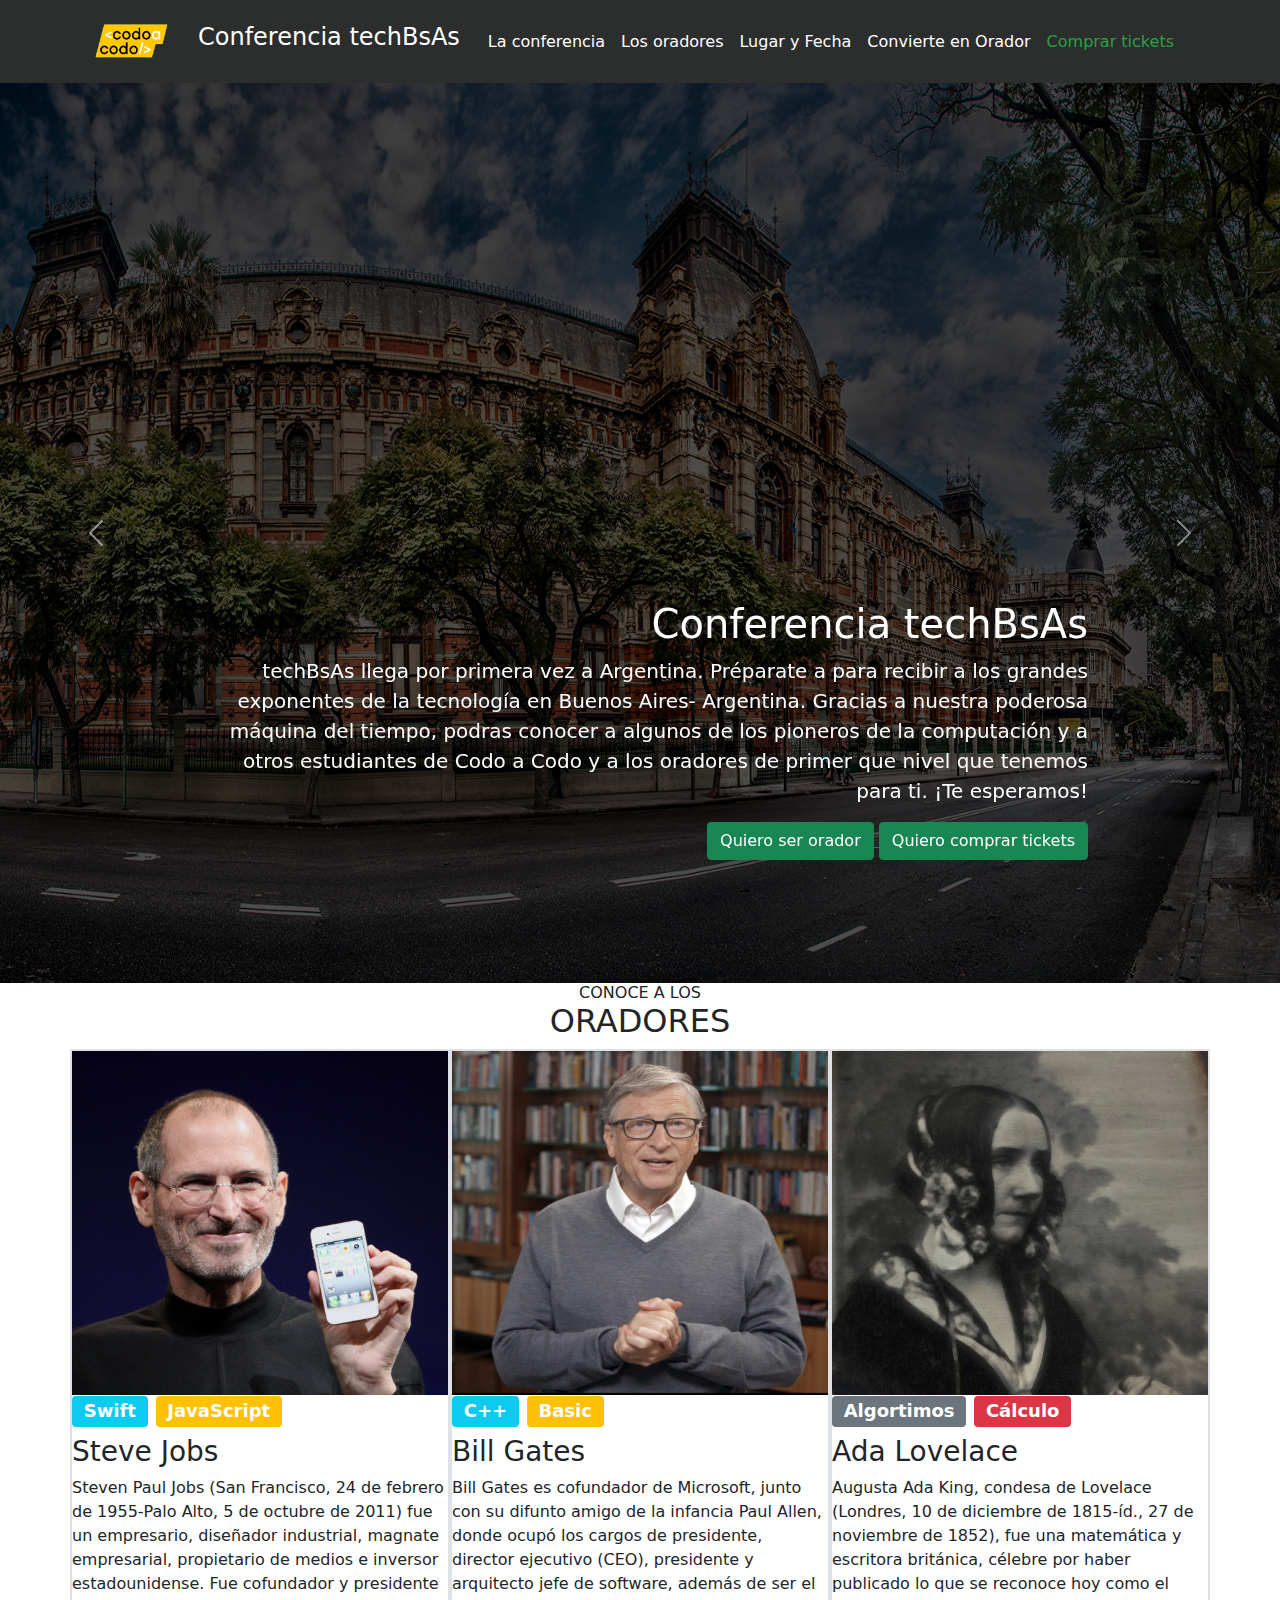
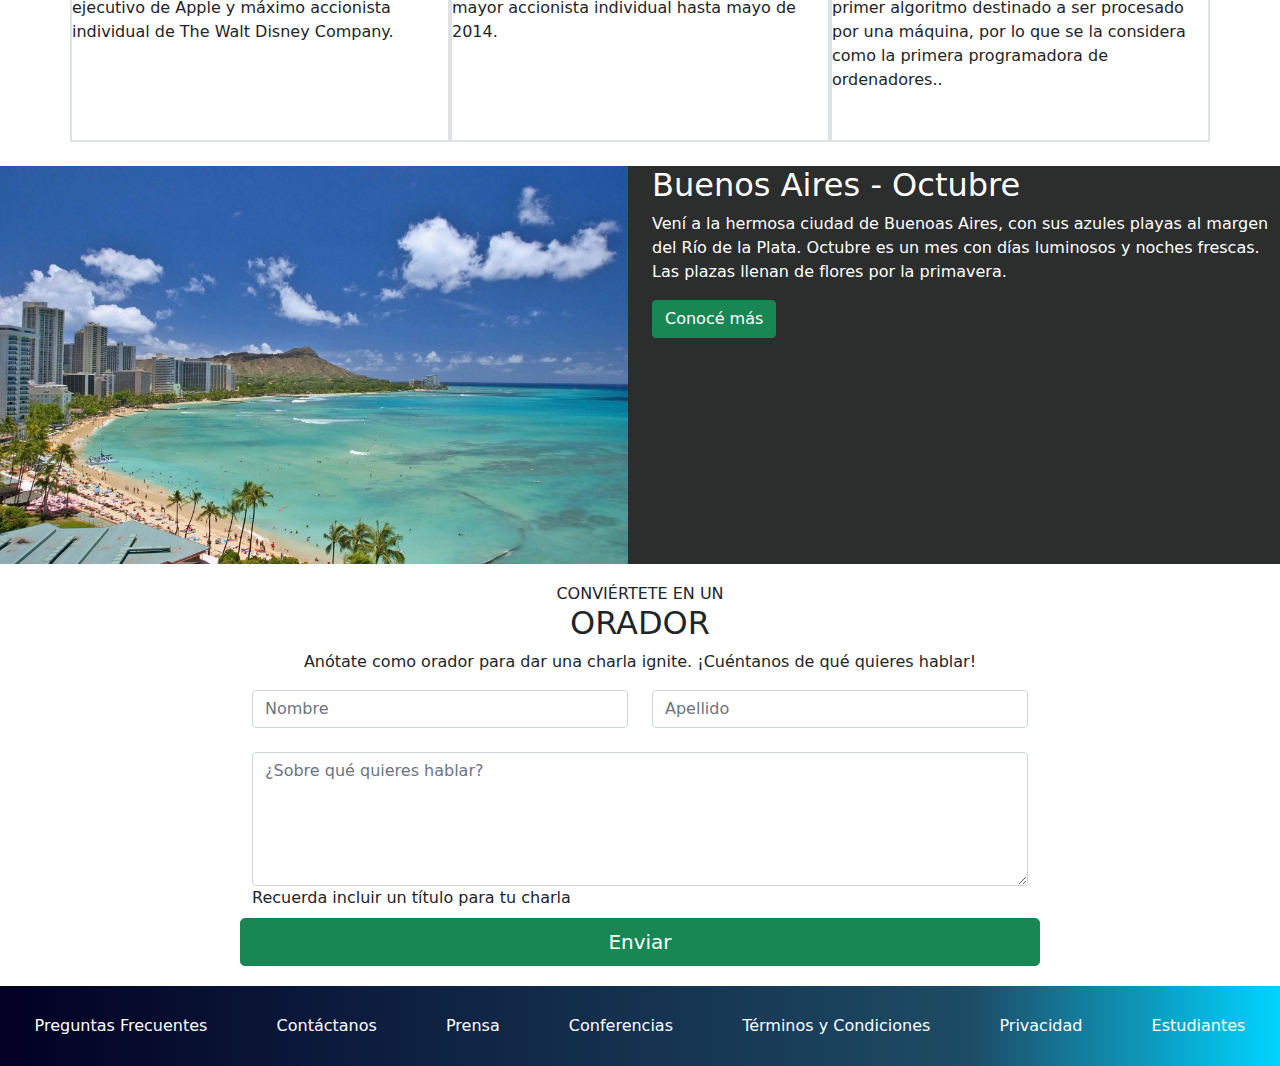
<file: index.html>
<!DOCTYPE html>
<!-- esto es un comentario , para grabar en visual ctrl+S  -->
<html lang="es">
  <!--head: configuraciones para el navegador-->
  <head>
    <meta charset="UTF-8">
    <meta name="viewport" content="width=device-width, initial-scale=1.0">
    <title>Proyecto Integrador Front | Daniel Melendez</title>
    <!--favicon-->
    <link rel="shortcut icon" href="./favicon.ico" type="image/x-icon">
    <link rel="stylesheet" href="./css/bootstrap.min.css">
    <link rel="stylesheet" href="custom/custom.scss">
    <link rel="stylesheet" href="./css/estilos.css">
  </head>
  
  <body>
    <header>
      <nav class="navbar navbar-expand-lg colorGris">
        <div class="container">
          <a class="navbar-brand" href="./index.html">
            <img src="./assets/img/codoacodo.png" alt="logo de codo a codo 4.0" width="100px" loading="lazy">
          </a>
          <div class="colorBlanco">
            <h4> Conferencia techBsAs</h4>
          </div>
          <button class="navbar-toggler" type="button" data-bs-toggle="collapse" data-bs-target="#navbarSupportedContent" aria-controls="navbarSupportedContent" aria-expanded="false" aria-label="Toggle navigation">
            <span class="navbar-toggler-icon "></span>
          </button>
          <div class="collapse navbar-collapse" id="navbarSupportedContent">
            <ul class="navbar-nav me-auto mb-2 mb-lg-0 w-100 justify-content-end nav-link colorBlanco">
              <li class="nav-item">
                <a class="nav-link active " aria-current="page" href="#conferencia">La conferencia</a>
              </li>
              <li class="nav-item">
                <a class="nav-link" href="#oradores">Los oradores</a>
              </li>
              <li class="nav-item">
                <a class="nav-link" href="#lugarFecha">Lugar y Fecha</a>
              </li>
              <li class="nav-item">
                <a class="nav-link" href="#formularioOrador">Convierte en Orador</a>
              </li>
              <li class="nav-item">
                <a class="colorGris nav-link colorVerde" href="./pages/comprarTickets.html">Comprar tickets</a>
              </li>
            </ul>
          </div>
        </div>
      </nav>
    </header>
    <main class="container-fluid p-0">
      <section id="conferencia" >
        <div class="myCarousel">
          <div id="carouselExampleControls" class="carousel slide" data-bs-ride="carousel">
            <div class="carousel-inner">
              <div class="carousel-item active">
                <img src="./assets/img/palacioAguas.jpg" class="d-block w-100 myCarouselImagen" alt="Palacio de las aguas argentinas">
              </div>
              <div class="carousel-item">
                <img src="./assets/img/portada-cupulas-1000x520.jpg" class="d-block w-100 myCarouselImagen" alt="...">
              </div>
              <div class="carousel-item carous">
                <img src="./assets/img/ba3.jpg" class="d-block w-100 myCarouselImagen" alt="...">
              </div>
            </div>
            <button class="carousel-control-prev" type="button" data-bs-target="#carouselExampleControls" data-bs-slide="prev" style="object-fit: cover; height: 100vh;">
              <span class="carousel-control-prev-icon" aria-hidden="true"></span>
              <span class="visually-hidden">Previous</span>
            </button>
            <button class="carousel-control-next" type="button" data-bs-target="#carouselExampleControls" data-bs-slide="next">
              <span class="carousel-control-next-icon" aria-hidden="true"></span>
              <span class="visually-hidden">Next</span>
            </button>
        </div>
       
          <div class="carousel-caption text-end">
            <h1> Conferencia techBsAs </h1>
            <p class="lead"> techBsAs llega por primera vez a Argentina. Préparate a para recibir a los grandes exponentes de la tecnología en Buenos Aires- Argentina. Gracias a nuestra poderosa máquina del tiempo, podras conocer a algunos de los pioneros de la computación y a otros estudiantes de Codo a Codo y a los oradores de primer que nivel que tenemos para ti. ¡Te esperamos! </p>
            <a href="#formularioOrador"> 
              <button type="submit" class="btn btn-success">Quiero ser orador </button> </a></a>
            <a href="./pages/comprarTickets.html"> 
              <button type="submit" class="btn btn-success">Quiero comprar tickets </button> </a>
          </div>
        </div>
      </section>
      <section class="container mb-4 seccion" id="oradores">
        <h2 class="text-center">
          <div class="fs-6">CONOCE A LOS</div> ORADORES
        </h2>
        <div class="row">
          <div class=" border border-2 col-12 col-sm-9 col-md-8 col-lg-4 p-0">
            <img src="./assets/img/Steve_Jobs.jpg" alt="Steve Jobs" class="w-100 h-50 definicion" loading="lazy">
            <div class="d-flex gap-2"> 
              <h4><span class="badge bg-info">Swift</span></h4>
              <h4><span class="badge bg-warning">JavaScript</span></h4>
            </div>
            <h3>Steve Jobs</h3>
            <p>Steven Paul Jobs (San Francisco, 24 de febrero de 1955-Palo Alto, 5 de octubre de 2011) fue un empresario, diseñador industrial, magnate empresarial, propietario de medios e inversor estadounidense. Fue cofundador y presidente ejecutivo de Apple y máximo accionista individual de The Walt Disney Company.</p>
          </div>
          <div class=" border border-2 col-12 col-sm-9 col-md-8 col-lg-4 p-0">
            <img src="./assets/img/bill.jpg" alt="Bill Gates" class="w-100 h-50 definicion" loading="lazy">
            <div class="d-flex gap-2">
              <h4><span class="badge bg-info">C++</span></h4>
              <h4><span class="badge bg-warning">Basic</span></h4>
            </div>
                       <h3>Bill Gates</h3>
            <p>Bill Gates es cofundador de Microsoft, junto con su difunto amigo de la infancia Paul Allen, donde ocupó los cargos de presidente, director ejecutivo (CEO), presidente y arquitecto jefe de software, además de ser el mayor accionista individual hasta mayo de 2014.</p>
          </div>
          <div class=" border border-2 col-12 col-sm-9 col-md-8 col-lg-4 p-0">
            <img src="./assets/img/ada.jpeg" alt="Ada Lovelace" class="w-100 h-50 definicion" loading="lazy">
            <div class="d-flex gap-2">
              <h4><span class="badge bg-secondary">Algortimos</span></h4>
              <h4><span class="badge bg-danger">Cálculo</span></h4>
            </div>
            
            <h3>Ada Lovelace</h3>
            <p>Augusta Ada King, condesa de Lovelace (Londres, 10 de diciembre de 1815-íd., 27 de noviembre de 1852), fue una matemática y escritora británica, célebre por haber publicado lo que se reconoce hoy como el primer algoritmo destinado a ser procesado por una máquina, por lo que se la considera como la primera programadora de ordenadores..</p>
          </div>
        </div>
      </section>
      <section id="lugarFecha">
        <div class="container-fluid colorGris p-0">
          <div class="row">
            <div class="col">
              <img src="./assets/img/honolulu.jpg" alt="Mar del plata" class= "w-100 " loading="lazy">
            </div>
            <div class="col text-start colorBlanco">
              <h2>Buenos Aires - Octubre</h2>
              <p>Vení a la hermosa ciudad de Buenoas Aires, con sus azules playas al margen del Río de la Plata. Octubre es un mes con días luminosos y noches frescas. Las plazas llenan de flores por la primavera. <br>
              </p>
              <a href="./pages/404Page.html">
              <button type="submit" class="btn btn-success">Conocé más</button>
            </a>
              
            </div>
          </div>
        </div>
        <section id="formularioOrador">
         <div class="tickets-container justify-content-center mx-auto">
          <div class="text-center">
            <h2>
              <div class="fs-6" class="fw-bold">CONVIÉRTETE EN UN</div> ORADOR
            </h2>
            <p> Anótate como orador para dar una charla ignite. ¡Cuéntanos de qué quieres hablar!</p>
            <div class="container overflow-hidden">
              <div class="row gy-4">
                <div class="col">
                  <input type="text" class="form-control" placeholder="Nombre" aria-label="First name">
                </div>
                <div class="col">
                  <input type="text" class="form-control" placeholder="Apellido" aria-label="Last name">
                </div>
                <div class="mb-6 text-start">
                  <textarea class="form-control" id="exampleFormControlTextarea1" rows="5" cols="100" placeholder="¿Sobre qué quieres hablar?" required></textarea>
                  <label for="exampleFormControlTextarea1" class="form-label text-s ">Recuerda incluir un título para tu charla</label>
                </div>
              </div>
            </div>
            <div>
              <button class="btn btn-success btn-lg w-100" type="button">Enviar</button>
              </div>
            </div>
         </div>

        </section>
    </main>
    <footer id="footer ">
      <ul class="nav justify-content-center nav-fill  footer">
        <li class="nav-item">
          <a class="nav-link colorBlanco" href="./pages/404Page.html">Preguntas Frecuentes</a>
        </li>
        <li class="nav-item">
          <a class="nav-link colorBlanco" href="./pages/404Page.html">Contáctanos </a>
        </li>
        <li class="nav-item">
          <a class="nav-link colorBlanco" href="./pages/404Page.html">Prensa</a>
        </li>
        <li class="nav-item">
          <a class="nav-link colorBlanco" href="./pages/404Page.html">Conferencias</a>
        </li>
        <li class="nav-item">
          <a class="nav-link colorBlanco" href="./pages/404Page.html">Términos y Condiciones</a>
        </li>
        <li class="nav-item">
          <a class="nav-link colorBlanco" href="./pages/404Page.html">Privacidad</a>
        </li>
        <li class="nav-item">
          <a class="nav-link colorBlanco" href="./pages/404Page.html">Estudiantes</a>
        </li>
      </ul>
    </footer>
    <script src="./js/bootstrap.bundle.min.js"></script>
  </body>
</html>
</file>
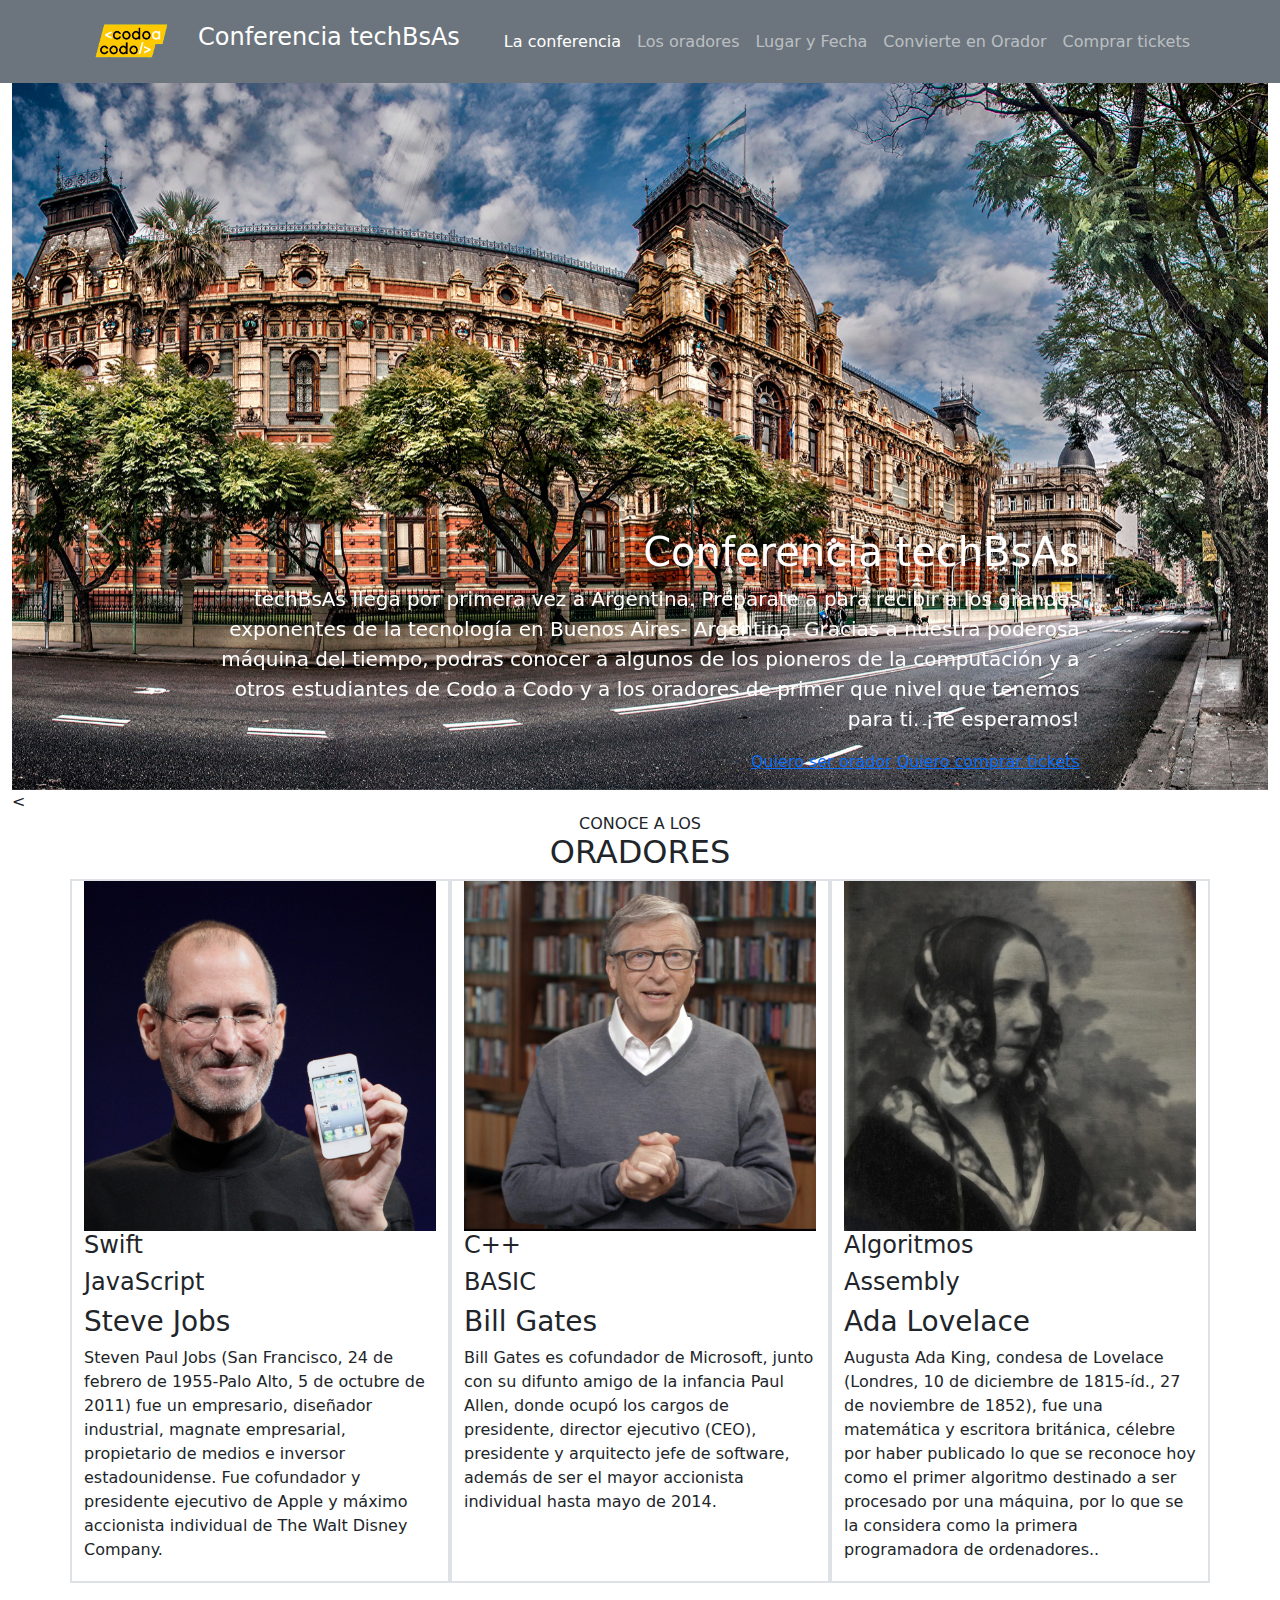
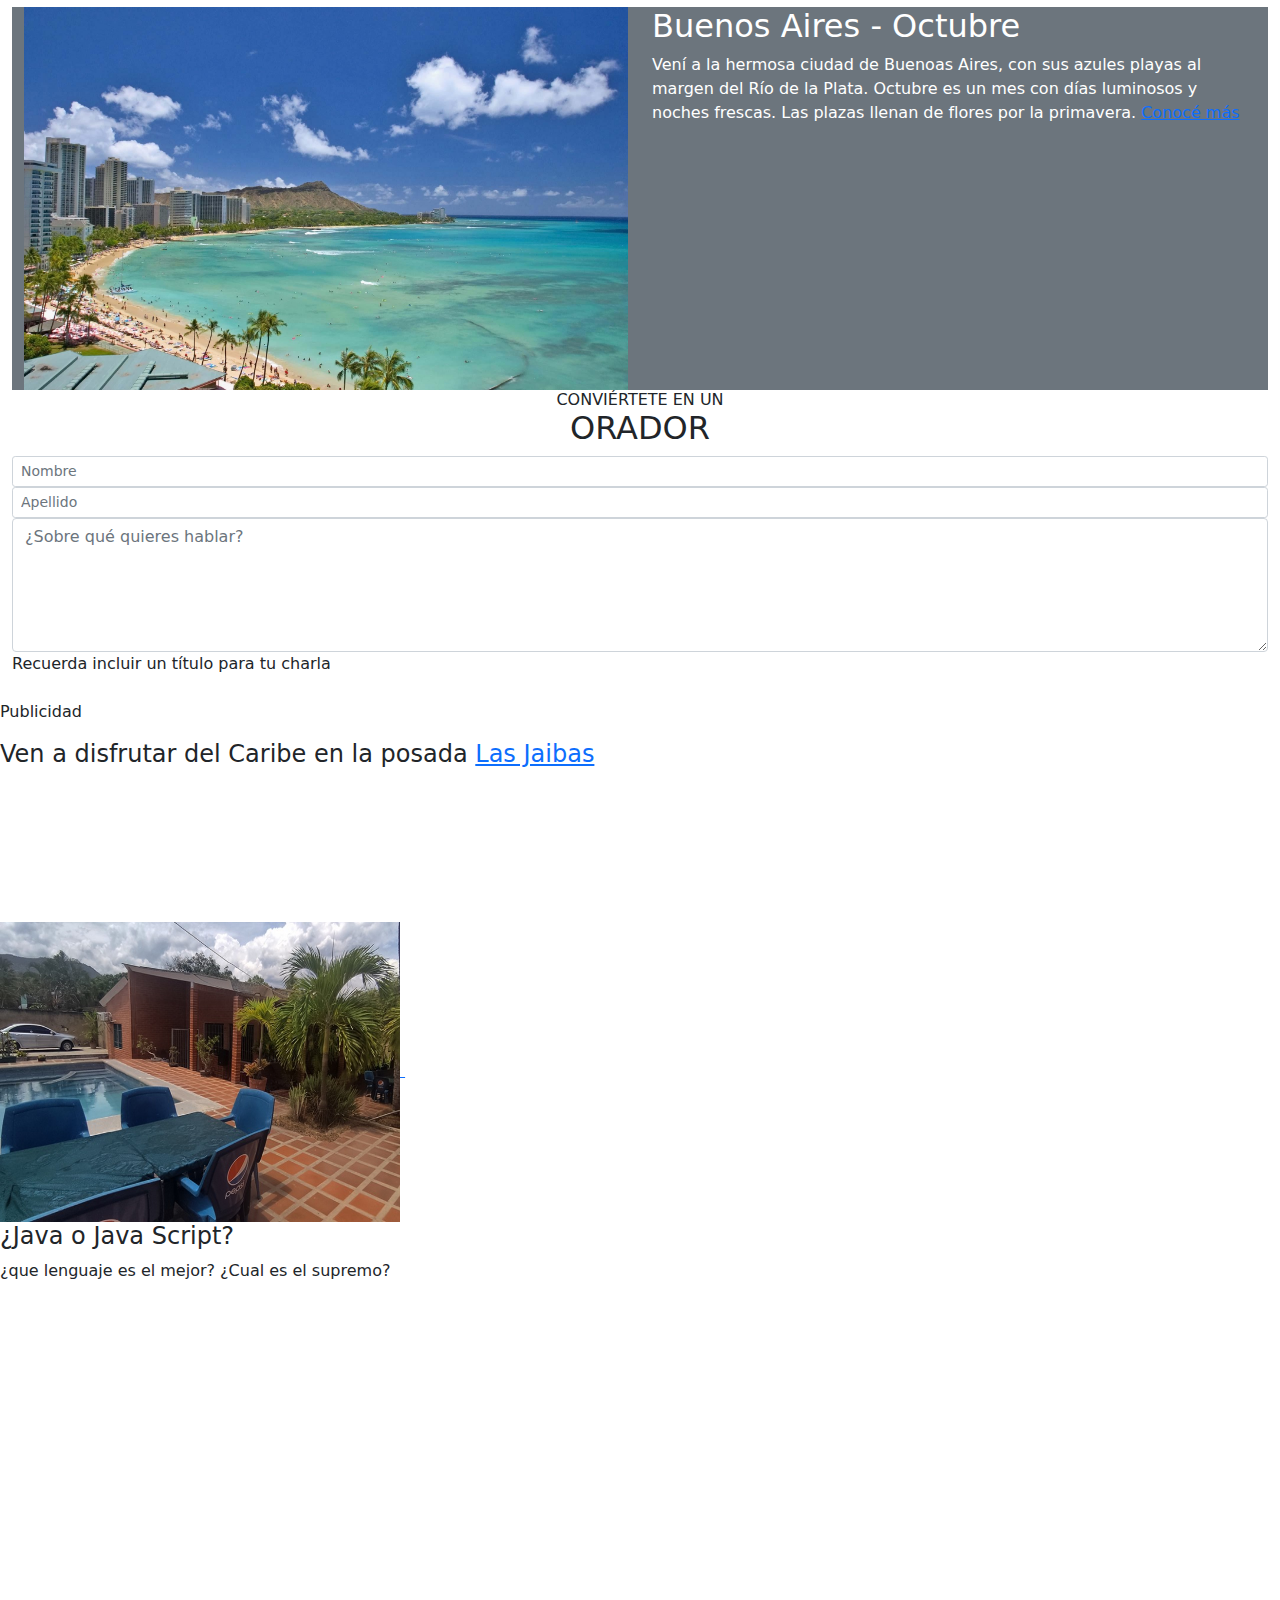
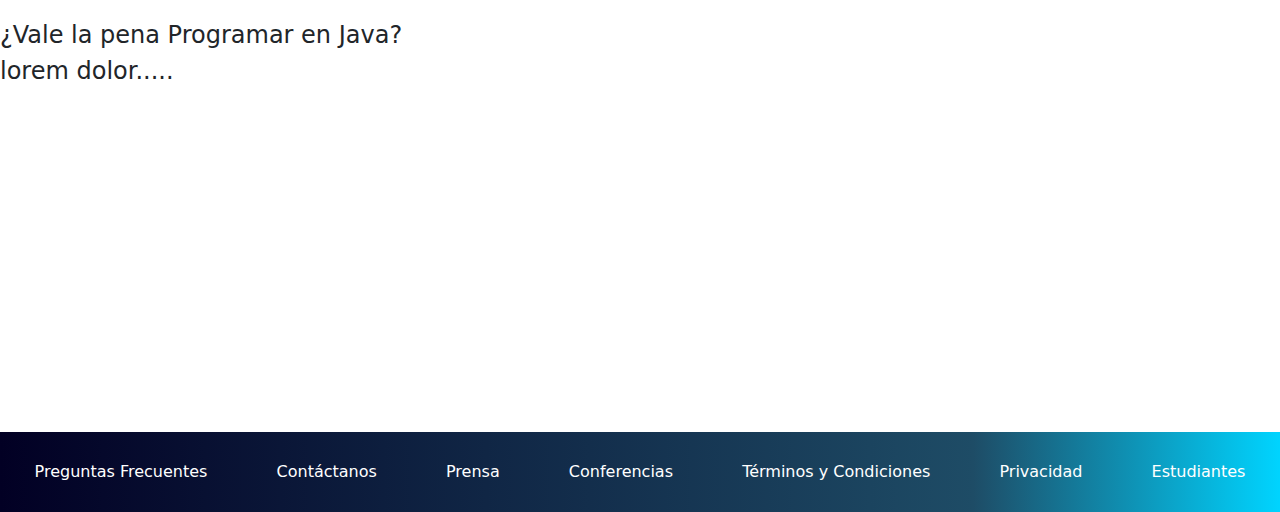
<file: DaniMelendez.BSindex.html>
<!DOCTYPE html><!-- esto es un comentario , para grabar en visual ctrl+S  -->
<html lang="es">
    <!--head: configuraciones para el navegador-->
    <head>
        <meta charset="UTF-8">
        <meta name="viewport" content="width=device-width, initial-scale=1.0">
        <title>Proyecto Integrador Front |  Daniel Melendez</title>
        <!--favicon-->
        <link rel="shortcut icon" href="./favicon.ico" type="image/x-icon">
        <link rel="stylesheet" href="./css/bootstrap.min.css">
        <link rel = "stylesheet" href = "custom/custom.scss">
        <link rel="stylesheet" href="./css/estilos.css">
        

    </head>
    <!--dentro del body van a ir las etiquetas que el usuario va a poder ver en la pagina web-->
    <body>
        <header>
     
            <nav class="navbar navbar-expand-lg navbar-dark bg-secondary grisOscuro">
                <div class="container">
                  <a class="navbar-brand" href="#">
                    <img src="./assets/img/codoacodo.png" alt="logo de codo a codo 4.0" width="100px" loading="lazy">
                  </a>
                  <div class = "colorBlanco">
                    <h4> Conferencia techBsAs</h4>
                </div>

                  <button class="navbar-toggler" type="button" data-bs-toggle="collapse" data-bs-target="#navbarSupportedContent" aria-controls="navbarSupportedContent" aria-expanded="false" aria-label="Toggle navigation">
                    <span class="navbar-toggler-icon"></span>
                  </button>
                  <div class="collapse navbar-collapse" id="navbarSupportedContent">
                    <ul class="navbar-nav me-auto mb-2 mb-lg-0 w-100 justify-content-end">
                      <li class="nav-item">
                        <a class="nav-link active" aria-current="page" href="#conferencia">La conferencia</a>
                      </li>
                      <li class="nav-item">
                        <a class="nav-link" href="#oradores">Los oradores</a>
                      </li>
                      <li class="nav-item">
                        <a class="nav-link" href="#lugarFecha">Lugar y Fecha</a>
                      </li>
                      <li class="nav-item">
                        <a class="nav-link" href="#formularioOrador">Convierte en Orador</a>
                      </li>
                      <li class="nav-item">
                        <a class="nav-link colorVerde" href="../Projecto.BS/pages/404Page.html">Comprar tickets</a>
                      </li>
                    
                   
                    </ul>
                  
                  </div>
                </div>
              </nav>
          
        </header>
        
        <main class="container-fluid">


          <section id = Conferencia class="myCarousel" >
            <div id="carouselExampleControls" class="carousel slide" data-bs-ride="carousel">
              <div class="carousel-inner">
                <div class="carousel-item active">
                  <img src="./assets/img/palacioAguas.jpg" class="d-block w-100 h-100" alt="Palacio de las aguas argentinas" >
                </div>
                <div class="carousel-item">
                  <img src="./assets/img/ciudad_panoramica_guemes_1500x610_0.jpg" class="d-block w-100 h-100" alt="...">
                </div>
                <div class="carousel-item">
                  <img src="./assets/img/ba3.jpg" class="d-block w-100 h-100" alt="...">
                </div>
              </div>

              <<div class="carousel-caption text-end">
                <h1>  Conferencia techBsAs  </h1>
                <p class ="lead"> techBsAs llega por primera vez a Argentina.
                    Préparate a para recibir a los grandes exponentes de la tecnología en Buenos Aires- Argentina.
                    Gracias a nuestra poderosa máquina del tiempo, podras conocer a algunos de los pioneros de la computación y
                    a otros estudiantes de Codo a Codo y a los oradores de primer que nivel que tenemos para ti. ¡Te esperamos!
                </p>
                <a href="#formularioOrador">Quiero ser orador</a>
                <a href="./pages/404Page.html"> Quiero comprar tickets</a>        
              </div> 

              <button class="carousel-control-prev" type="button" data-bs-target="#carouselExampleControls" data-bs-slide="prev" style="object-fit: cover; height: 100vh;">
                <span class="carousel-control-prev-icon" aria-hidden="true"></span>
                <span class="visually-hidden">Previous</span>
              </button>
              <button class="carousel-control-next" type="button" data-bs-target="#carouselExampleControls" data-bs-slide="next">
                <span class="carousel-control-next-icon" aria-hidden="true"></span>
                <span class="visually-hidden">Next</span>
              </button>
            </div>  
            
            
              
          </section>
          
          <section class="container mb-4" id="oradores">
          
            <h2 class="text-center">
                <div class="fs-6">CONOCE A LOS</div>
                ORADORES
           </h2>
           <div class="row">
                <div class=" border border-2 col-12 col-sm-9 col-md-8 col-lg-4">
                    <img src="./assets/img/Steve_Jobs.jpg" alt="Steve Jobs" class="w-100 h-50 definicion" loading="lazy">
                    <h4>Swift</h4>
                    <h4>JavaScript</h4>
                    <h3>Steve Jobs</h3>
                    <p>Steven Paul Jobs (San Francisco, 24 de febrero de 1955-Palo Alto, 5 de octubre de 2011) 
                    fue un empresario, diseñador industrial, magnate empresarial, propietario de medios e inversor estadounidense.
                    Fue cofundador y presidente ejecutivo de Apple y máximo accionista individual de The Walt Disney Company.</p>
              
                  </div>
               <div class=" border border-2 col-12 col-sm-9 col-md-8 col-lg-4">
                    <img src="./assets/img/bill.jpg" alt="Bill Gates" class="w-100 h-50 definicion" loading="lazy">
                    <h4>C++</h4>
                        <h4>BASIC</h4>
                        <h3>Bill Gates</h3>
                        <p>Bill Gates es cofundador de Microsoft, junto con su difunto amigo de la infancia Paul Allen,
                        donde ocupó los cargos de presidente, director ejecutivo (CEO), presidente y arquitecto jefe de software, 
                        además de ser el mayor accionista individual hasta mayo de 2014.</p>
                </div>

               <div class=" border border-2 col-12 col-sm-9 col-md-8 col-lg-4">
                    <img src="./assets/img/ada.jpeg"alt="Ada Lovelace" class="w-100 h-50 definicion" loading="lazy">
                  
                   <h4>Algoritmos</h4>
                   <h4>Assembly</h4>
                    <h3>Ada Lovelace</h3>
                    <p>Augusta Ada King, condesa de Lovelace (Londres, 10 de diciembre de 1815-íd., 27 de noviembre de 1852), fue una matemática y escritora británica, 
                    célebre por haber publicado lo que se reconoce hoy como el primer algoritmo destinado a ser procesado por una máquina,
                    por lo que se la considera como la primera programadora de ordenadores..</p>
               </div>
           </div>
          
        


          </section>
          <section id="lugarFecha ">
            <div class="container-fluid bg-secondary">
              <div class="row">
                <div class="col">
                  <img src="./assets/img/honolulu.jpg" alt="Mar del plata" width="100%" loading="lazy">
                </div>
                <div class="col text-start colorBlanco">
                  <h2>Buenos Aires - Octubre</h2>
             <p> Vení a la hermosa ciudad de Buenoas Aires, con sus azules playas al margen del Río de la Plata. 
              Octubre es un mes con días luminosos y noches frescas. Las plazas llenan de flores por la primavera.
              <a href="./pages/404Page.html">Conocé más</a>
                </div>
              </div>

            </div>
    
          <section id="formularioOrador" >
           
            <h2 class="text-center">
              <div class = "fs-6" class = "fw-bold" >CONVIÉRTETE EN UN</div>
              ORADOR
         </h2>
              <div>
                <input type="text" class="form-control form-control-sm"" id="exampleFormControlInput1" placeholder="Nombre">
                <input type="text" class="form-control form-control-sm"" id="exampleFormControlInput1" placeholder="Apellido">
              
              </div>
                
               
              <div class="mb-3">
                
                <textarea class="form-control"  id="exampleFormControlTextarea1" rows="5" cols="100" placeholder="¿Sobre qué quieres hablar?" required></textarea>
                <label for="exampleFormControlTextarea1" class="form-label">Recuerda incluir un título para tu charla</label>
              </div>            
           
          </section>
         
        </main>
        <aside>
          <aside>
            <p>Publicidad</p>
            <div>
                <li>
                    <h4>
                        Ven a disfrutar del Caribe en la posada <a href="./pages/404Page.html">Las Jaibas</a> 
                    </h4>
                    <a href="./pages/404Page.html"> 
                    <img src="./assets/img/posadaJaibas.jpg" alt ="Foto de una posada con pileta"  width="400" height="300" loading="lazy">
                    <iframe src="https://www.google.com/maps/embed?pb=!1m18!1m12!1m3!1d3495.152936421043!2d-67.77518856114905!3d10.486729629517622!2m3!1f0!2f0!3f0!3m2!1i1024!2i768!4f13.1!3m3!1m2!1s0x8e804b33d26f8f15%3A0x4bb08a996fede470!2sPosada%20Las%20Jaibas!5e0!3m2!1sen!2sar!4v1694643956994!5m2!1sen!2sar" width="400" height="300" style="border:0;" allowfullscreen="" loading="lazy" referrerpolicy="no-referrer-when-downgrade"></iframe>
                    </a>
                </li>
                
            </div>
            <div>
                <h4> ¿Java o Java Script? </h4>
                <p>¿que lenguaje es el mejor? ¿Cual es el supremo?</p>
                <iframe width="400" height="315" src="https://www.youtube.com/embed/woFCtpMXNNc?si=ww0aMQ8nwfR9NBGr" title="YouTube video player"
                 frameborder="0" allow="accelerometer; autoplay; clipboard-write; encrypted-media; gyroscope; picture-in-picture; web-share" allowfullscreen></iframe>
            </div>

            <div>
                <h4> ¿Vale la pena Programar en Java? <h4>
                <p>lorem dolor.....</p>
                <iframe width="400" height="315" src="https://www.youtube.com/embed/QCrcz_1-OPo?si=PhN9Yyt12ojcVR0g&amp;start=770" title="YouTube video player" 
                frameborder="0" allow="accelerometer; autoplay; clipboard-write; encrypted-media; gyroscope; picture-in-picture; web-share" allowfullscreen></iframe>
            </div>

        </aside>

       
        <footer id = "footer ">
          <ul class="nav justify-content-center nav-fill  footer">
            <li class="nav-item">
              <a class="nav-link colorBlanco" href="./pages/404Page.html">Preguntas Frecuentes</a>
            </li>
            <li class="nav-item">
              <a class="nav-link colorBlanco" href="./pages/404Page.html">Contáctanos </a>
            </li>
            <li class="nav-item">
              <a class="nav-link colorBlanco" href="./pages/404Page.html">Prensa</a>
            </li>
            <li class="nav-item">
              <a class="nav-link colorBlanco" href="./pages/404Page.html">Conferencias</a>
            </li>
            <li class="nav-item">
              <a class="nav-link colorBlanco" href="./pages/404Page.html">Términos y Condiciones</a>
            </li>
            <li class="nav-item">
              <a class="nav-link colorBlanco" href="./pages/404Page.html">Privacidad</a>
            </li>
            <li class="nav-item">
              <a class="nav-link colorBlanco" href="./pages/404Page.html">Estudiantes</a>
            </li>
           
          </ul>
        </footer>
      <script src="./js/bootstrap.bundle.min.js"></script>  
    </body>
</html>
</file>
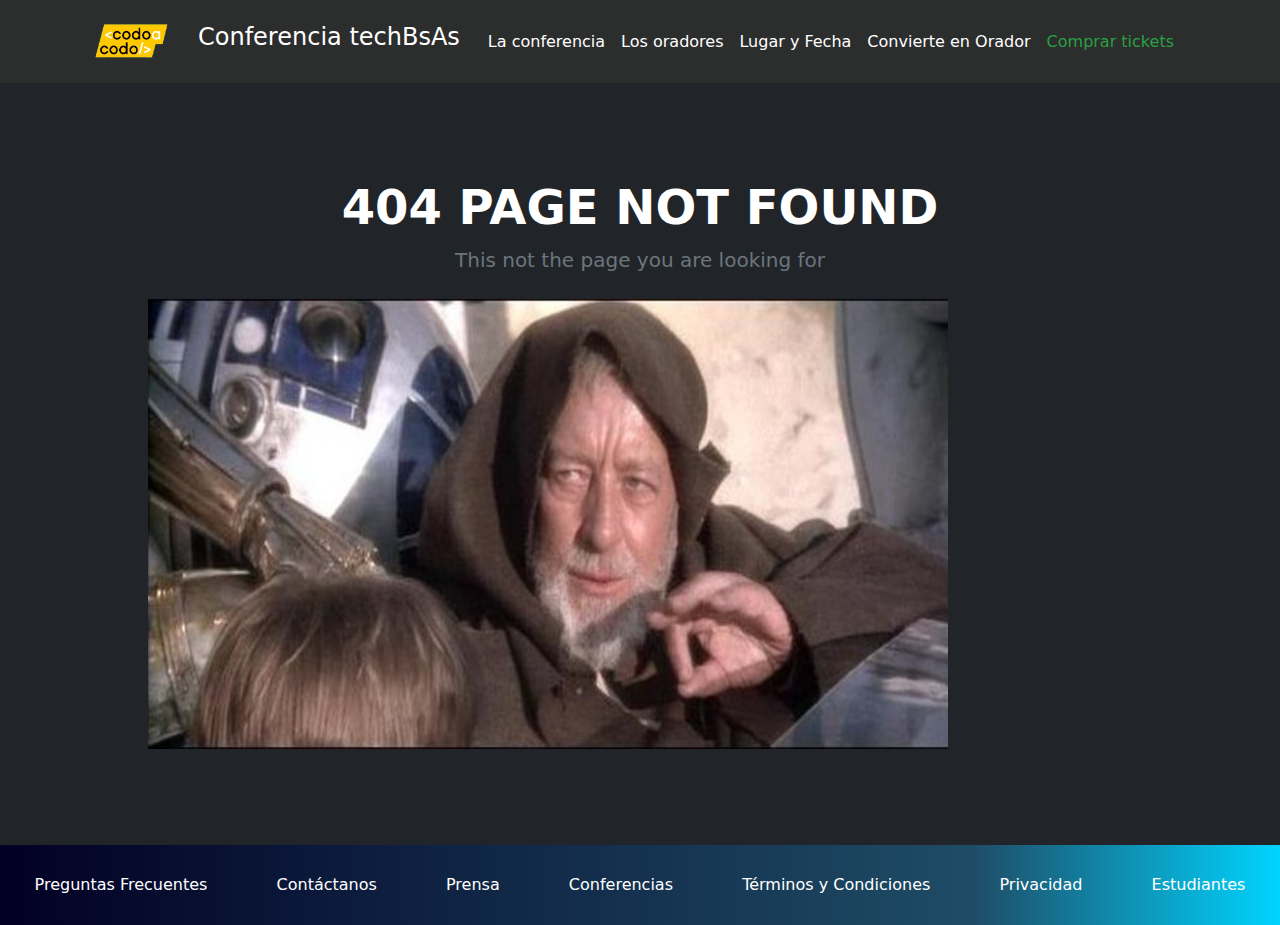
<file: pages/404Page.html>
<!DOCTYPE html>
<html lang="en">
  <head>
    <head>
      <meta charset="UTF-8">
      <meta name="viewport" content="width=device-width, initial-scale=1.0">
      <title>Proyecto Integrador Front | Daniel Melendez</title>
      <!--favicon-->
      <link rel="shortcut icon" href="../favicon.ico" type="image/x-icon">
      <link rel="stylesheet" href="../css/bootstrap.min.css">
      <link rel="stylesheet" href="../css/estilos.css">
    </head>
  </head>
  <body>
    <div class="content-wrapper justify-content-center">
      <header>
        <nav class="navbar navbar-expand-lg colorGris">
          <div class="container">
            <a class="navbar-brand" href="../index.html">
              <img src="../assets/img/codoacodo.png" alt="logo de codo a codo 4.0" width="100px" loading="lazy">
            </a>
            <div class="colorBlanco">
              <h4> Conferencia techBsAs</h4>
            </div>
            <button class="navbar-toggler" type="button" data-bs-toggle="collapse" data-bs-target="#navbarSupportedContent" aria-controls="navbarSupportedContent" aria-expanded="false" aria-label="Toggle navigation">
              <span class="navbar-toggler-icon "></span>
            </button>
            <div class="collapse navbar-collapse" id="navbarSupportedContent">
              <ul class="navbar-nav me-auto mb-2 mb-lg-0 w-100 justify-content-end nav-link colorBlanco">
                <li class="nav-item">
                  <a class="nav-link active " aria-current="page" href="../index.html#conferencia#conferencia">La conferencia</a>
                </li>
                <li class="nav-item">
                  <a class="nav-link" href="../index.html#oradores">Los oradores</a>
                </li>
                <li class="nav-item">
                  <a class="nav-link" href="../index.html#lugarFecha">Lugar y Fecha</a>
                </li>
                <li class="nav-item">
                  <a class="nav-link" href="../index.html#formularioOrador">Convierte en Orador</a>
                </li>
                <li class="nav-item">
                  <a class="colorGris nav-link colorVerde" href="../pages/comprarTickets.html">Comprar tickets</a>
                </li>
              </ul>
            </div>
        </nav>
      </header>
      <main class="container-fluid>
        <section id="404">
          <div class="bg-dark text-secondary px-4 py-5 text-center">
            <div class="py-5">
              <h1 class="display-5 fw-bold text-white">404 PAGE NOT FOUND</h1>
              <div class="col-lg-6 mx-auto">
                <p class="fs-5 mb-4">This not the page you are looking for</p>
                <div class="d-grid gap-2 d-sm-flex justify-content-sm-end rounded">
                  <img src="../assets/img/obi-wan.jpg" alt="hombre de 50 años usando la Fuerza">
                </div>
              </div>
            </div>
          </div>
        </section>
      </main>
    </div>
    <footer id="footer ">
      <ul class="nav justify-content-center nav-fill  footer">
        <li class="nav-item">
          <a class="nav-link colorBlanco" href="../pages/404Page.html">Preguntas Frecuentes</a>
        </li>
        <li class="nav-item">
          <a class="nav-link colorBlanco" href="../pages/404Page.html">Contáctanos </a>
        </li>
        <li class="nav-item">
          <a class="nav-link colorBlanco" href="../pages/404Page.html">Prensa</a>
        </li>
        <li class="nav-item">
          <a class="nav-link colorBlanco" href="./pages/404Page.html">Conferencias</a>
        </li>
        <li class="nav-item">
          <a class="nav-link colorBlanco" href="../pages/404Page.html">Términos y Condiciones</a>
        </li>
        <li class="nav-item">
          <a class="nav-link colorBlanco" href="../pages/404Page.html">Privacidad</a>
        </li>
        <li class="nav-item">
          <a class="nav-link colorBlanco" href="../pages/404Page.html">Estudiantes</a>
        </li>
      </ul>
    </footer>
    <script src="../js/bootstrap.bundle.min.js"></script>
  </body>
</html>
</file>
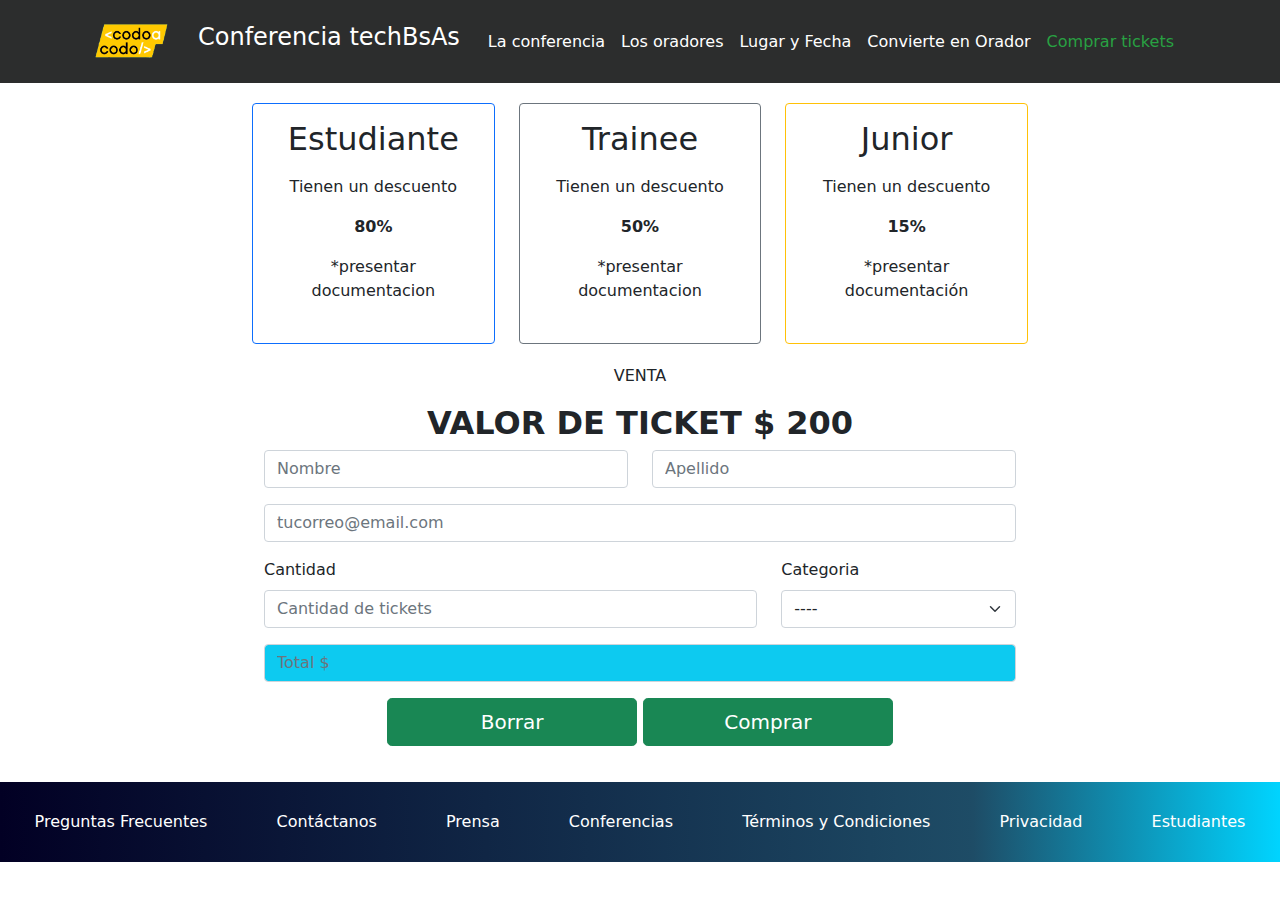
<file: pages/comprarTickets.html>
<!DOCTYPE html>
<!-- esto es un comentario , para grabar en visual ctrl+S  -->
<html lang="es">
  <!--head: configuraciones para el navegador-->
  <head>
    <meta charset="UTF-8">
    <meta name="viewport" content="width=device-width, initial-scale=1.0">
    <title>Comprar Tickets|Proyecto Integrador Front | Daniel Melendez</title>
    <!--favicon-->
    <link rel="shortcut icon" href="../favicon.ico" type="image/x-icon">
    <link rel="stylesheet" href="../css/bootstrap.min.css">
    <link rel="stylesheet" href="../custom/custom.scss">
    <link rel="stylesheet" href="../css/estilos.css">
    
  </head>
  <body>
    <div class="content-wrapper justify-content-center">
      <header>
        <nav class="navbar navbar-expand-lg colorGris">
          <div class="container">
            <a class="navbar-brand" href="../index.html">
              <img src="../assets/img/codoacodo.png" alt="logo de codo a codo 4.0" width="100px" loading="lazy">
            </a>
            <div class="colorBlanco">
              <h4> Conferencia techBsAs</h4>
            </div>
            <button class="navbar-toggler" type="button" data-bs-toggle="collapse" data-bs-target="#navbarSupportedContent" aria-controls="navbarSupportedContent" aria-expanded="false" aria-label="Toggle navigation">
              <span class="navbar-toggler-icon "></span>
            </button>
            <div class="collapse navbar-collapse" id="navbarSupportedContent">
              <ul class="navbar-nav me-auto mb-2 mb-lg-0 w-100 justify-content-end nav-link colorBlanco">
                <li class="nav-item">
                  <a class="nav-link active " aria-current="page" href="../index.html#conferencia#conferencia">La conferencia</a>
                </li>
                <li class="nav-item">
                  <a class="nav-link" href="../index.html#oradores">Los oradores</a>
                </li>
                <li class="nav-item">
                  <a class="nav-link" href="../index.html#lugarFecha">Lugar y Fecha</a>
                </li>
                <li class="nav-item">
                  <a class="nav-link" href="../index.html#formularioOrador">Convierte en Orador</a>
                </li>
                <li class="nav-item">
                  <a class="colorGris nav-link colorVerde" href="../pages/comprarTickets.html">Comprar tickets</a>
                </li>
              </ul>
            </div>
        </nav>
      </header>
      <main>
        <section id="Descuentos">
          <div class="container tickets-container">
            <div class="row row-cols-1 row-cols-md-3 mb-3 text-center">
              <div class="col">
                <div class="card border-primary hvr-border-fade">
                  <div class="card-body">
                    <h2 class="card-title">Estudiante</h2>
                    <div class="mt-3 mb-4">
                      <p>Tienen un descuento</p>
                      <p>
                        <strong class="text-body">80%</strong>
                      </p>
                      <p class="text-body font-weight-light">*presentar documentacion</p>
                    </div>
                  </div>
                </div>
              </div>
              <div class="col">
                <div class="card border-secondary hvr-border-fade ">
                  <div class="card-body">
                    <h2 class="card-title">Trainee</h2>
                    <div class="mt-3 mb-4">
                      <p>Tienen un descuento</p>
                      <p>
                        <strong class="text-body">50%</strong>
                      </p>
                      <p class="font-weight-light">*presentar documentacion</p>
                    </div>
                  </div>
                </div>
              </div>
              <div class="col">
                <div class="card border-warning hvr-border-fade ">
                  <div class="card-body">
                    <h2 class="card-title">Junior</h2>
                    <div class="mt-3 mb-4">
                      <p>Tienen un descuento</p>
                      <p>
                        <strong class="text-body">15%</strong>
                      </p>
                      <p class="font-weight-light">*presentar documentación</p>
                    </div>
                  </div>
                </div>
              </div>
            </div>
          </div>
        </section>
        <section id="valorTicket">
          <div class="container tickets-container justify-content-center">
            <div class="text-center">
              <p class="fs-6"> VENTA</p>
              <h2 class="fw-bold"> VALOR DE TICKET $ 200 </h2>
            </div>
            <form action="" class="container overflow-hidden">
              <div class="row gy-3">
                <div class="col">
                  <input type="text" class="form-control" id="nombre" placeholder="Nombre" aria-label="Nombre" required>
                  <div id="divNombreCampoVacio" class="invalid-feedback"> Este campo no puede estar vacío </div>
                </div>
                <div class="col">
                  <input id="apellido" type="text" class="form-control" placeholder="Apellido" aria-label="Last name" required>
                  <div id="divApellidoCampoVacio" class="invalid-feedback"> Este campo no puede estar vacío </div>
                </div>
                <div class="col-12">
                  <input id="correo" type="text" class="form-control" placeholder="tucorreo@email.com" aria-label="email" required>
                  <div id="divCorreoInvalido" class="invalid-feedback"> Ingrese un correo válido </div>
                  <div id="divCorreoCampoVacio" class="invalid-feedback"> Este campo no puede estar vacío </div>
                
                </div>
                <div class="col">
                  <label for="cantidadTicket" class="form-label">Cantidad</label>
                  <input id="cantidadTicket" type="text" class="form-control" placeholder="Cantidad de tickets" aria-label="Cantidad" required>
                  <div id="divCantidadCampoVacio" class="invalid-feedback"> Este campo no puede estar vacío </div>
                  <div id="divErrorNumerodeTickets" class="invalid-feedback"> Ingrese un número válido</div>
                </div>
                
                <div class="col-md-4">
                  <label for="categoriaSeleccion" class="form-label " required>Categoria</label>
                  <select id="categoriaSeleccion" class="form-select ">
                    <option selected>----</option>
                    <option>Estudiante</option>
                    <option>Trainee</option>
                    <option>Junior</option>
                    <option>Otro</option>
                  </select>
                  <div id="divErrorSeleccion" class="invalid-feedback"> Tiene que escoger una opción</div>
                </div>
                <fieldset disabled>
                  <div class="col-12">
                    <input id="totalPago"  type="text" class="form-control bg-info" placeholder="Total $" aria-label="total">
                </fieldset>
              </div>
              <div class="row gy-3 py-3">
                <div class="col text-center">
                <button id="btnBorrar" type="button" class="col-md-4 btn btn-lg text-center btn-success">Borrar</button>
                <button id="btnComprar" type="button" class="col-md-4 btn btn-lg text-center btn-success">Comprar</button>
  
                </div>
              </div>
          </div>
    </div>
    </div>
    </section>
    </div>
    </main>
    <footer id="footer ">
      <ul class="nav justify-content-center nav-fill  footer">
        <li class="nav-item">
          <a class="nav-link colorBlanco" href="./pages/404Page.html">Preguntas Frecuentes</a>
        </li>
        <li class="nav-item">
          <a class="nav-link colorBlanco" href="../pages/404Page.html">Contáctanos </a>
        </li>
        <li class="nav-item">
          <a class="nav-link colorBlanco" href="../pages/404Page.html">Prensa</a>
        </li>
        <li class="nav-item">
          <a class="nav-link colorBlanco" href="../pages/404Page.html">Conferencias</a>
        </li>
        <li class="nav-item">
          <a class="nav-link colorBlanco" href="../pages/404Page.html">Términos y Condiciones</a>
        </li>
        <li class="nav-item">
          <a class="nav-link colorBlanco" href="../pages/404Page.html">Privacidad</a>
        </li>
        <li class="nav-item">
          <a class="nav-link colorBlanco" href="../pages/404Page.html">Estudiantes</a>
        </li>
      </ul>
    </footer>
    <script src="../js/bootstrap.bundle.min.js"></script>
    <script src="../js/myScript.js"></script>
  </body>
</html>
</html>
</file>
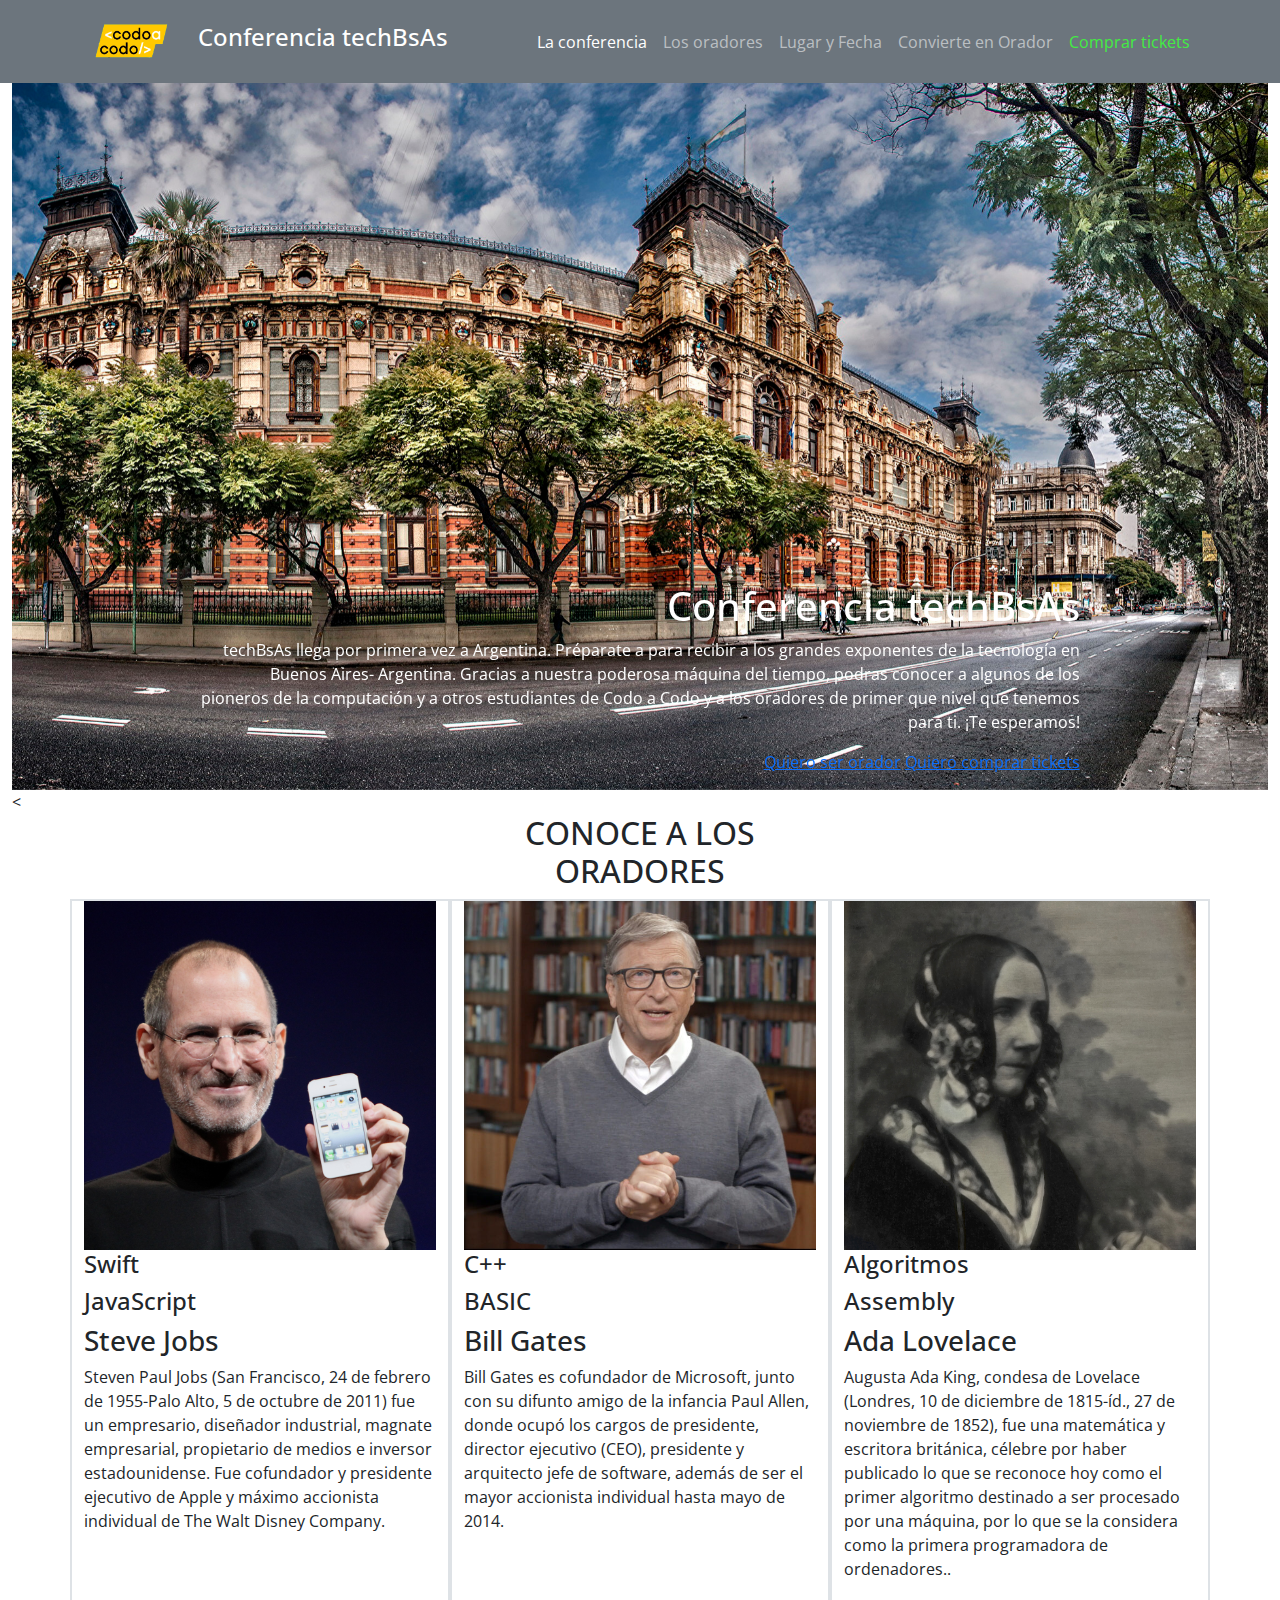
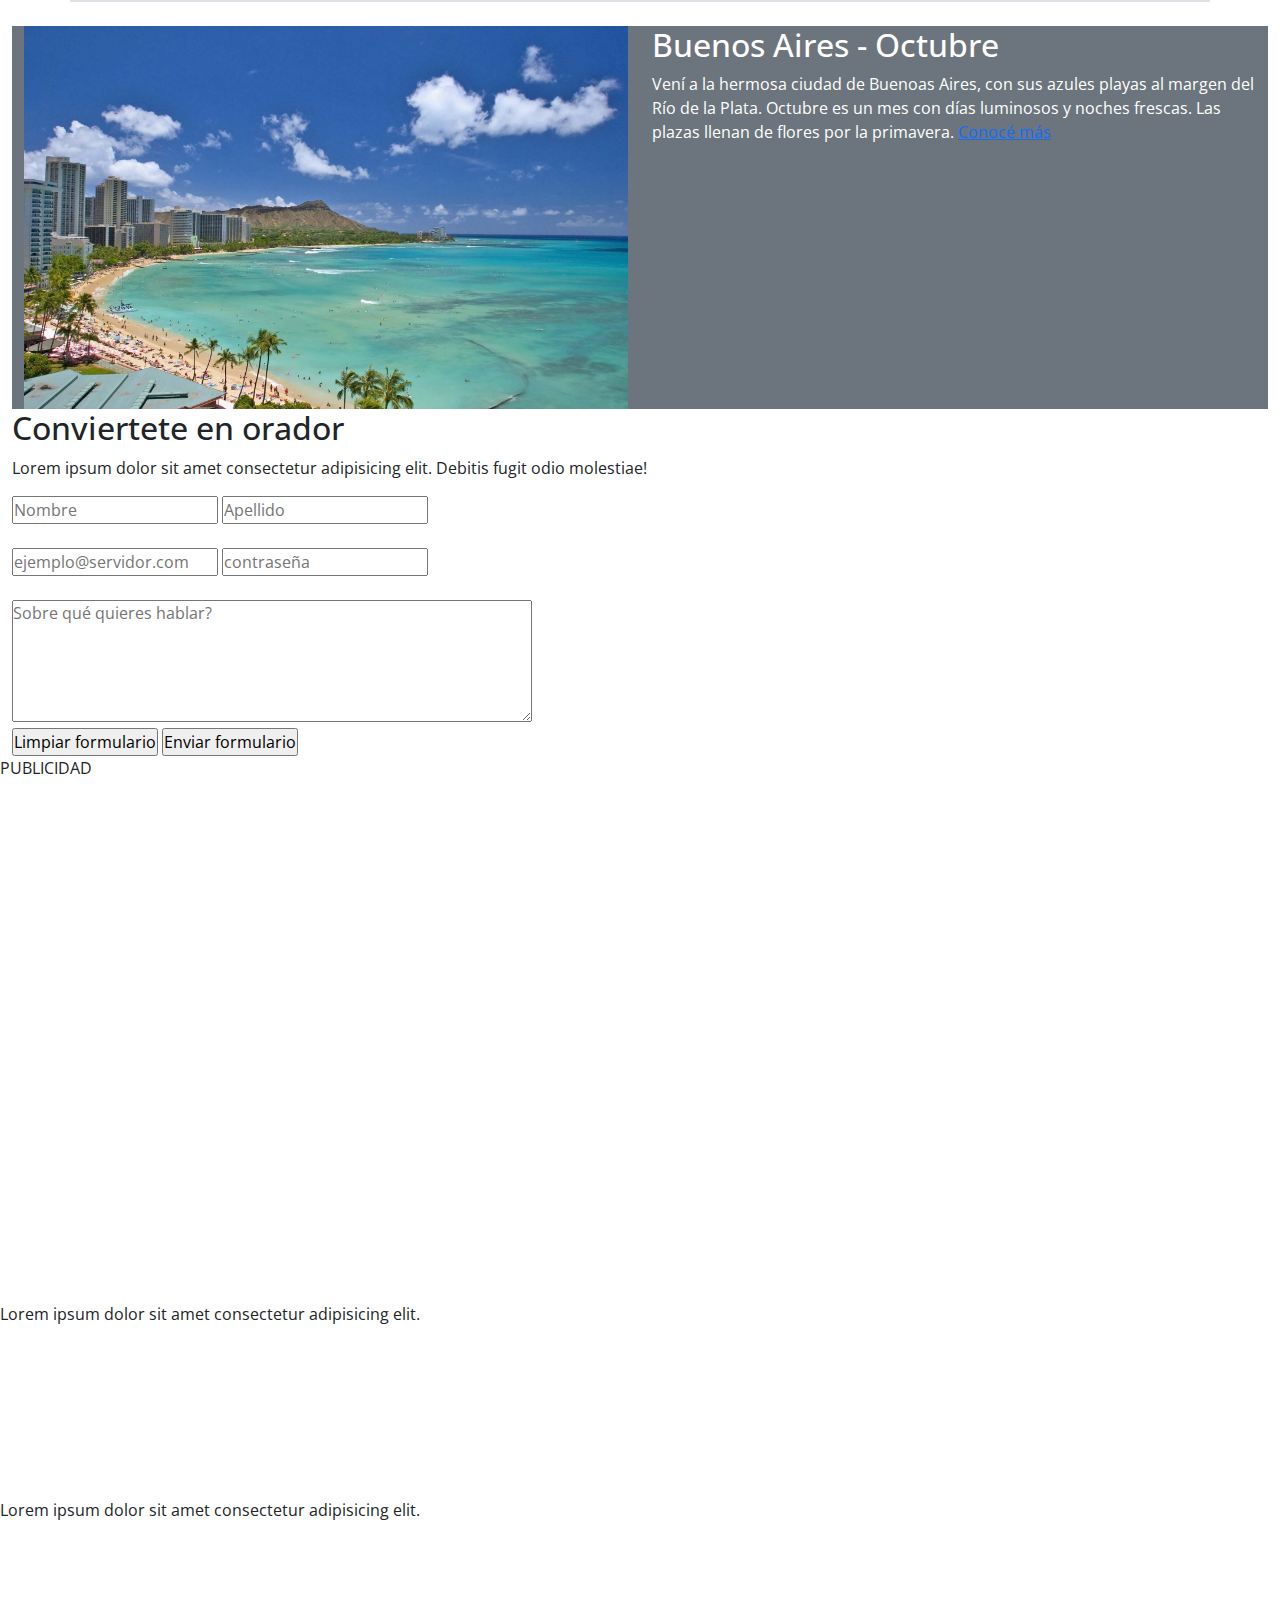
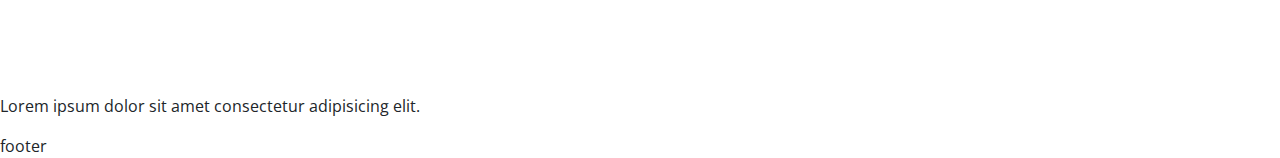
<file: Projecto.BS/DaniMelendez.BSindex.html>
<!DOCTYPE html><!-- esto es un comentario , para grabar en visual ctrl+S  -->
<html lang="es">
    <!--head: configuraciones para el navegador-->
    <head>
        <meta charset="UTF-8">
        <meta name="viewport" content="width=device-width, initial-scale=1.0">
        <title>Proyecto Integrador Front |  Daniel Melendez</title>
        <!--favicon-->
        <link rel="shortcut icon" href="./favicon.ico" type="image/x-icon">
        <link rel="stylesheet" href="./css/bootstrap.min.css">
        <link rel = "stylesheet" href = "custom/custom.scss">
        <link rel="stylesheet" href="./css/estilos.css">
        

    </head>
    <!--dentro del body van a ir las etiquetas que el usuario va a poder ver en la pagina web-->
    <body>
        <header>
     
            <nav class="navbar navbar-expand-lg navbar-dark bg-secondary grisOscuro">
                <div class="container">
                  <a class="navbar-brand" href="#">
                    <img src="./assets/img/codoacodo.png" alt="logo de codo a codo 4.0" width="100px" loading="lazy">
                  </a>
                  <div class = "colorBlanco">
                    <h4> Conferencia techBsAs</h4>
                </div>

                  <button class="navbar-toggler" type="button" data-bs-toggle="collapse" data-bs-target="#navbarSupportedContent" aria-controls="navbarSupportedContent" aria-expanded="false" aria-label="Toggle navigation">
                    <span class="navbar-toggler-icon"></span>
                  </button>
                  <div class="collapse navbar-collapse" id="navbarSupportedContent">
                    <ul class="navbar-nav me-auto mb-2 mb-lg-0 w-100 justify-content-end">
                      <li class="nav-item">
                        <a class="nav-link active" aria-current="page" href="#conferencia">La conferencia</a>
                      </li>
                      <li class="nav-item">
                        <a class="nav-link" href="#oradores">Los oradores</a>
                      </li>
                      <li class="nav-item">
                        <a class="nav-link" href="#lugarFecha">Lugar y Fecha</a>
                      </li>
                      <li class="nav-item">
                        <a class="nav-link" href="#formularioOrador">Convierte en Orador</a>
                      </li>
                      <li class="nav-item">
                        <a class="nav-link colorVerde" href="../Projecto.BS/pages/404Page.html">Comprar tickets</a>
                      </li>
                    
                   
                    </ul>
                  
                  </div>
                </div>
              </nav>
          
        </header>
        
        <main class="container-fluid">


          <section id = Conferencia class="myCarousel" >
            <div id="carouselExampleControls" class="carousel slide" data-bs-ride="carousel">
              <div class="carousel-inner">
                <div class="carousel-item active">
                  <img src="./assets/img/palacioAguas.jpg" class="d-block w-100 h-100" alt="Palacio de las aguas argentinas" >
                </div>
                <div class="carousel-item">
                  <img src="./assets/img/ciudad_panoramica_guemes_1500x610_0.jpg" class="d-block w-100 h-100" alt="...">
                </div>
                <div class="carousel-item">
                  <img src="./assets/img/ba3.jpg" class="d-block w-100 h-100" alt="...">
                </div>
              </div>

              <<div class="carousel-caption text-end">
                <h1>  Conferencia techBsAs  </h1>
                <p> techBsAs llega por primera vez a Argentina.
                    Préparate a para recibir a los grandes exponentes de la tecnología en Buenos Aires- Argentina.
                    Gracias a nuestra poderosa máquina del tiempo, podras conocer a algunos de los pioneros de la computación y
                    a otros estudiantes de Codo a Codo y a los oradores de primer que nivel que tenemos para ti. ¡Te esperamos!
                </p>
                <a href="#formularioOrador">Quiero ser orador</a>
                <a href="./pages/404Page.html"> Quiero comprar tickets</a>        
              </div> 

              <button class="carousel-control-prev" type="button" data-bs-target="#carouselExampleControls" data-bs-slide="prev" style="object-fit: cover; height: 100vh;">
                <span class="carousel-control-prev-icon" aria-hidden="true"></span>
                <span class="visually-hidden">Previous</span>
              </button>
              <button class="carousel-control-next" type="button" data-bs-target="#carouselExampleControls" data-bs-slide="next">
                <span class="carousel-control-next-icon" aria-hidden="true"></span>
                <span class="visually-hidden">Next</span>
              </button>
            </div>  
            
            
              
          </section>
          
          <section class="container mb-4" id="oradores">
          
            <h2 class="text-center">
                <div>CONOCE A LOS</div>
                ORADORES
           </h2>
           <div class="row">
                <div class=" border border-2 col-12 col-sm-9 col-md-8 col-lg-4">
                    <img src="./assets/img/Steve_Jobs.jpg" alt="Steve Jobs" class="w-100 h-50 definicion" loading="lazy">
                    <h4>Swift</h4>
                    <h4>JavaScript</h4>
                    <h3>Steve Jobs</h3>
                    <p>Steven Paul Jobs (San Francisco, 24 de febrero de 1955-Palo Alto, 5 de octubre de 2011) 
                    fue un empresario, diseñador industrial, magnate empresarial, propietario de medios e inversor estadounidense.
                    Fue cofundador y presidente ejecutivo de Apple y máximo accionista individual de The Walt Disney Company.</p>
              
                  </div>
               <div class=" border border-2 col-12 col-sm-9 col-md-8 col-lg-4">
                    <img src="./assets/img/bill.jpg" alt="Bill Gates" class="w-100 h-50 definicion" loading="lazy">
                    <h4>C++</h4>
                        <h4>BASIC</h4>
                        <h3>Bill Gates</h3>
                        <p>Bill Gates es cofundador de Microsoft, junto con su difunto amigo de la infancia Paul Allen,
                        donde ocupó los cargos de presidente, director ejecutivo (CEO), presidente y arquitecto jefe de software, 
                        además de ser el mayor accionista individual hasta mayo de 2014.</p>
                </div>

               <div class=" border border-2 col-12 col-sm-9 col-md-8 col-lg-4">
                    <img src="./assets/img/ada.jpeg"alt="Ada Lovelace" class="w-100 h-50 definicion" loading="lazy">
                    <h4>Algoritmos</h4>
                    <h4>Assembly</h4>
                    <h3>Ada Lovelace</h3>
                    <p>Augusta Ada King, condesa de Lovelace (Londres, 10 de diciembre de 1815-íd., 27 de noviembre de 1852), fue una matemática y escritora británica, 
                    célebre por haber publicado lo que se reconoce hoy como el primer algoritmo destinado a ser procesado por una máquina,
                    por lo que se la considera como la primera programadora de ordenadores..</p>
               </div>
           </div>
          
        


          </section>
          <section id="lugarFecha ">
            <div class="container-fluid bg-secondary">
              <div class="row">
                <div class="col">
                  <img src="./assets/img/honolulu.jpg" alt="Mar del plata" width="100%" loading="lazy">
                </div>
                <div class="col text-start colorBlanco">
                  <h2>Buenos Aires - Octubre</h2>
             <p> Vení a la hermosa ciudad de Buenoas Aires, con sus azules playas al margen del Río de la Plata. 
              Octubre es un mes con días luminosos y noches frescas. Las plazas llenan de flores por la primavera.
              <a href="./pages/404Page.html">Conocé más</a>
                </div>
              </div>

            </div>
          
             
          

          <section id="formularioOrador">
            <h2>Conviertete en orador</h2>
            <p>Lorem ipsum dolor sit amet consectetur adipisicing elit. Debitis fugit odio molestiae!</p>
            <form action="./pages/404.html" method="get">
                <div>
                    <input type="text" id="name" name="name" placeholder="Nombre" required>
                    <input type="text" id="apellido" name="apellido" placeholder="Apellido" required>
                </div>
                <br>
                <div>
                    <input type="email" id="email" name="email" placeholder="ejemplo@servidor.com">
                    <input type="password" placeholder="contraseña">
                   
                </div>
                <br>
                <div>
                    <textarea name="comentario" id="comentario" cols="55" rows="5" placeholder="Sobre qué quieres hablar?" required></textarea>
                </div>
                <div>
                    <input type="reset" value="Limpiar formulario">
                    <input type="submit" value="Enviar formulario">
                </div>
            </form>
          </section>
         
        </main>
        <aside>
            <p>PUBLICIDAD</p>
            <div>
                <iframe width="400" height="500"  src="https://www.youtube.com/embed/ptXiQwE535s?controls=0&amp;start=10" title="YouTube video player" frameborder="0" allow="accelerometer; autoplay; clipboard-write; encrypted-media; gyroscope; picture-in-picture; web-share" allowfullscreen></iframe>
              
                <p>Lorem ipsum dolor sit amet consectetur adipisicing elit. </p>
            </div>
            <!--estructurar posible publicidad-->
            <div>
                <iframe width="400"  src="https://www.youtube.com/embed/ptXiQwE535s?controls=0&amp;start=10" title="YouTube video player" frameborder="0" allow="accelerometer; autoplay; clipboard-write; encrypted-media; gyroscope; picture-in-picture; web-share" allowfullscreen></iframe>
                
                <p>Lorem ipsum dolor sit amet consectetur adipisicing elit. </p>
            </div>
            <div>
                <iframe width="400"  src="https://www.youtube.com/embed/SIotISUq-3w" title="YouTube video player" frameborder="0" allow="accelerometer; autoplay; clipboard-write; encrypted-media; gyroscope; picture-in-picture; web-share" allowfullscreen></iframe>
                <p>Lorem ipsum dolor sit amet consectetur adipisicing elit. </p>
            </div>
        </aside>

       
        <footer>
            footer
        </footer>
      <script src="./js/bootstrap.bundle.min.js"></script>  
    </body>
</html>



<!--etiquetas cerradas 
<etiqueta atributo="valor" atributoSinValor> contenido , puede ser texto o pueden ser otra/s etiqueta/s</etiqueta>-->

<!--etiquetas abiertas
<etiqueta atributo="valor" atributoSinValor>-->
</file>
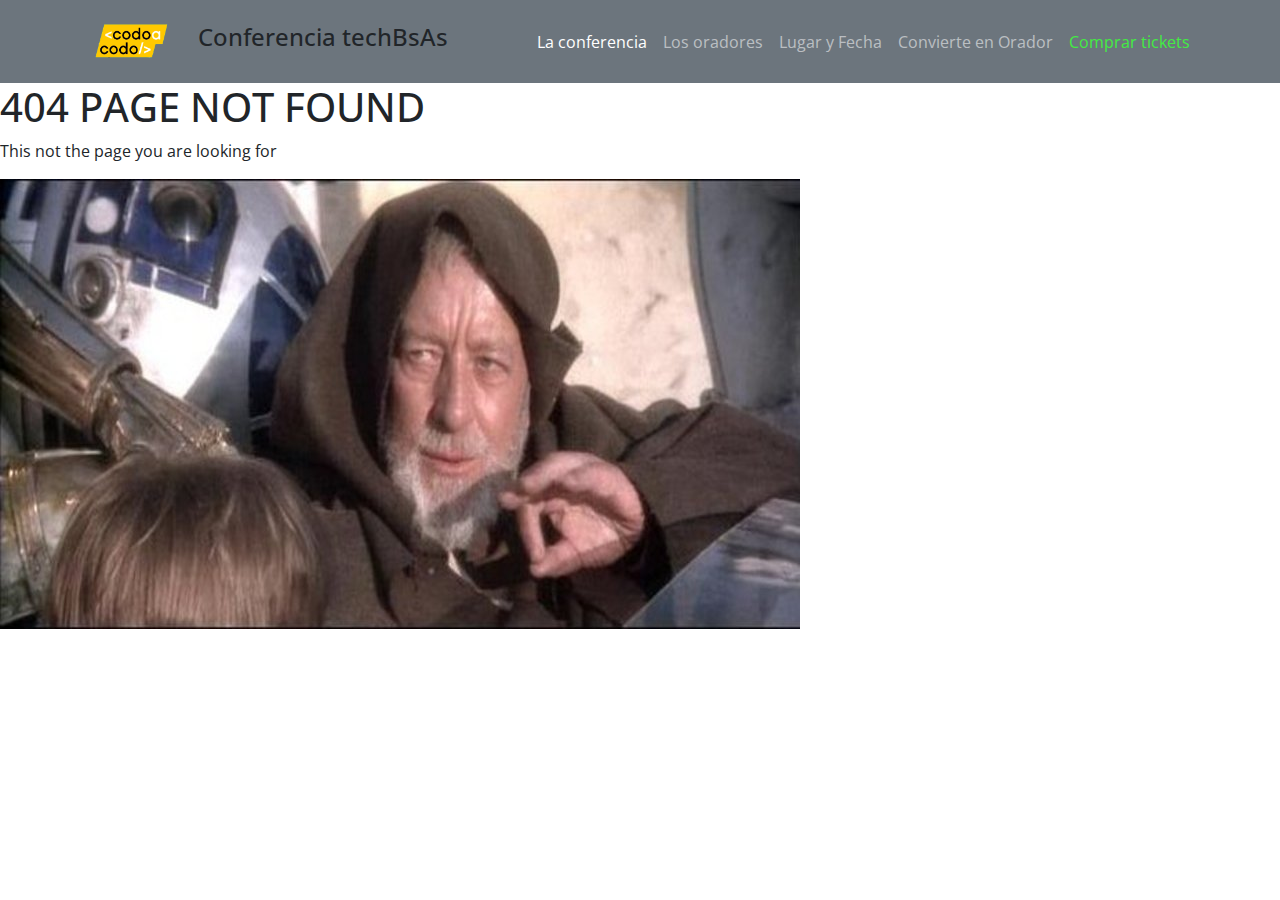
<file: Projecto.BS/pages/404Page.html>
<!DOCTYPE html>
<html lang="en">
<head>
    <head>
        <meta charset="UTF-8">
        <meta name="viewport" content="width=device-width, initial-scale=1.0">
        <title>Proyecto Integrador Front |  Daniel Melendez</title>
        <!--favicon-->
        <link rel="shortcut icon" href="../favicon.ico" type="image/x-icon">
        <link rel="stylesheet" href="../css/bootstrap.min.css">
        <link rel="stylesheet" href="../css/estilos.css">
        

    </head>
</head>

    
    <body>
    
        <header>
            <nav class="navbar navbar-expand-lg navbar-dark bg-secondary grisOscuro">
                <div class="container">
                  <a class="navbar-brand" href="#">
                    <img src="../assets/img/codoacodo.png" alt="logo de codo a codo 4.0" width="100px" loading="lazy">
                  </a>
                  <div class = "navTitulo">
                    <h4> Conferencia techBsAs</h4>
                </div>

                  <button class="navbar-toggler" type="button" data-bs-toggle="collapse" data-bs-target="#navbarSupportedContent" aria-controls="navbarSupportedContent" aria-expanded="false" aria-label="Toggle navigation">
                    <span class="navbar-toggler-icon"></span>
                  </button>
                  <div class="collapse navbar-collapse" id="navbarSupportedContent">
                    <ul class="navbar-nav me-auto mb-2 mb-lg-0 w-100 justify-content-end">
                      <li class="nav-item">
                        <a class="nav-link active" aria-current="page" href="#conferencia">La conferencia</a>
                      </li>
                      <li class="nav-item">
                        <a class="nav-link" href="#oradores">Los oradores</a>
                      </li>
                      <li class="nav-item">
                        <a class="nav-link" href="#lugarFecha">Lugar y Fecha</a>
                      </li>
                      <li class="nav-item">
                        <a class="nav-link" href="#formularioOrador">Convierte en Orador</a>
                      </li>
                      <li class="nav-item">
                        <a class="nav-link colorVerde" href="../Projecto.BS/pages/404Page.html">Comprar tickets</a>
                      </li>
                    
                   
                    </ul>
                  
                  </div>
                </div>
              </nav>
          

        </header>
        <main>

           
            <section id="404" class "notFound">
                 <h1> 404 PAGE NOT FOUND</h1>
                <P> This not the page you are looking for</P>
                <img src="../assets/img/obi-wan.jpg" alt = "hombre de 50 años usando la Fuerza"
            </section>
            
        </main>
        <script src="../js/bootstrap.bundle.min.js"></script>  
    </body>




</html>
</file>
<file: css/estilos.css>
@import url('https://fonts.googleapis.com/css2?family=Open+Sans&family=Roboto:wght@100;300;400;700;900&display=swap');

*{
    margin: 0;
    padding: 0;
    box-sizing: border-box;
}

.body{
    font-family: 'Open Sans', sans-serif;
    padding: 0;
}





.colorGris{
    background-color:#2c2d2d;
}

.colorGris  .nav-link {
    color: white;

}

.colorGris   .nav-link.colorVerde{
    color: #28a142;
}
    

.myCarouselImagen{
   
    height: 100vh;
    filter: brightness(30%);
          
}

.colorBlanco{
    color: white;
}



.footer{
    margin-top: auto;
    background: rgb(2,0,36);
    background: linear-gradient(90deg, rgba(2,0,36,1) 0%, rgba(30,76,102,1) 76%, rgba(0,212,255,1) 100%);
    padding: 20px 0;
}


.tickets-container {
    max-width: 800px; 
    margin: 0 auto; 
    margin-top: 20px;
    margin-bottom: 20px;
  }
  

  */ aqui vienen las animaciones*/

  .hvr-border-fade {
    display: inline-block;
    vertical-align: middle;
    -webkit-transform: perspective(1px) translateZ(0);
    transform: perspective(1px) translateZ(0);
    box-shadow: 0 0 1px rgba(0, 0, 0, 0);
    -webkit-transition-duration: 0.3s;
    transition-duration: 0.3s;
    -webkit-transition-property: box-shadow;
    transition-property: box-shadow;
    box-shadow: inset 0 0 0 4px #e1e1e1, 0 0 1px rgba(0, 0, 0, 0);
    /* Hack to improve aliasing on mobile/tablet devices */
  }
  .hvr-border-fade:hover, .hvr-border-fade:focus, .hvr-border-fade:active {
    box-shadow: inset 0 0 0 4px #d10adc, 0 0 1px rgba(0, 0, 0, 0);
    /* Hack to improve aliasing on mobile/tablet devices */
  }


  /* aqui va el cover de la página 404*/

  
.body404 {
    text-shadow: 0 .05rem .1rem rgba(0, 0, 0, .5);
    box-shadow: inset 0 0 5rem rgba(0, 0, 0, .5);
  }
  
  .cover-container {
    max-width: 42em;
    height: 100vh;
    
  }
</file>
<file: Projecto.BS/css/estilos.css>
@import url('https://fonts.googleapis.com/css2?family=Open+Sans&family=Roboto:wght@100;300;400;700;900&display=swap');

*{
    margin: 0;
    padding: 0;
    box-sizing: border-box;
}

body{
    font-family: 'Open Sans', sans-serif;
}

.definicion{
    object-fit: cover;
}
.navbar-dark .navbar-nav .nav-link.colorVerde{
    color:rgb(67, 236, 67);
}
.myCarousel{
    height: 100 vh;
}


.colorBlanco{
    color: white;
}
</file>
